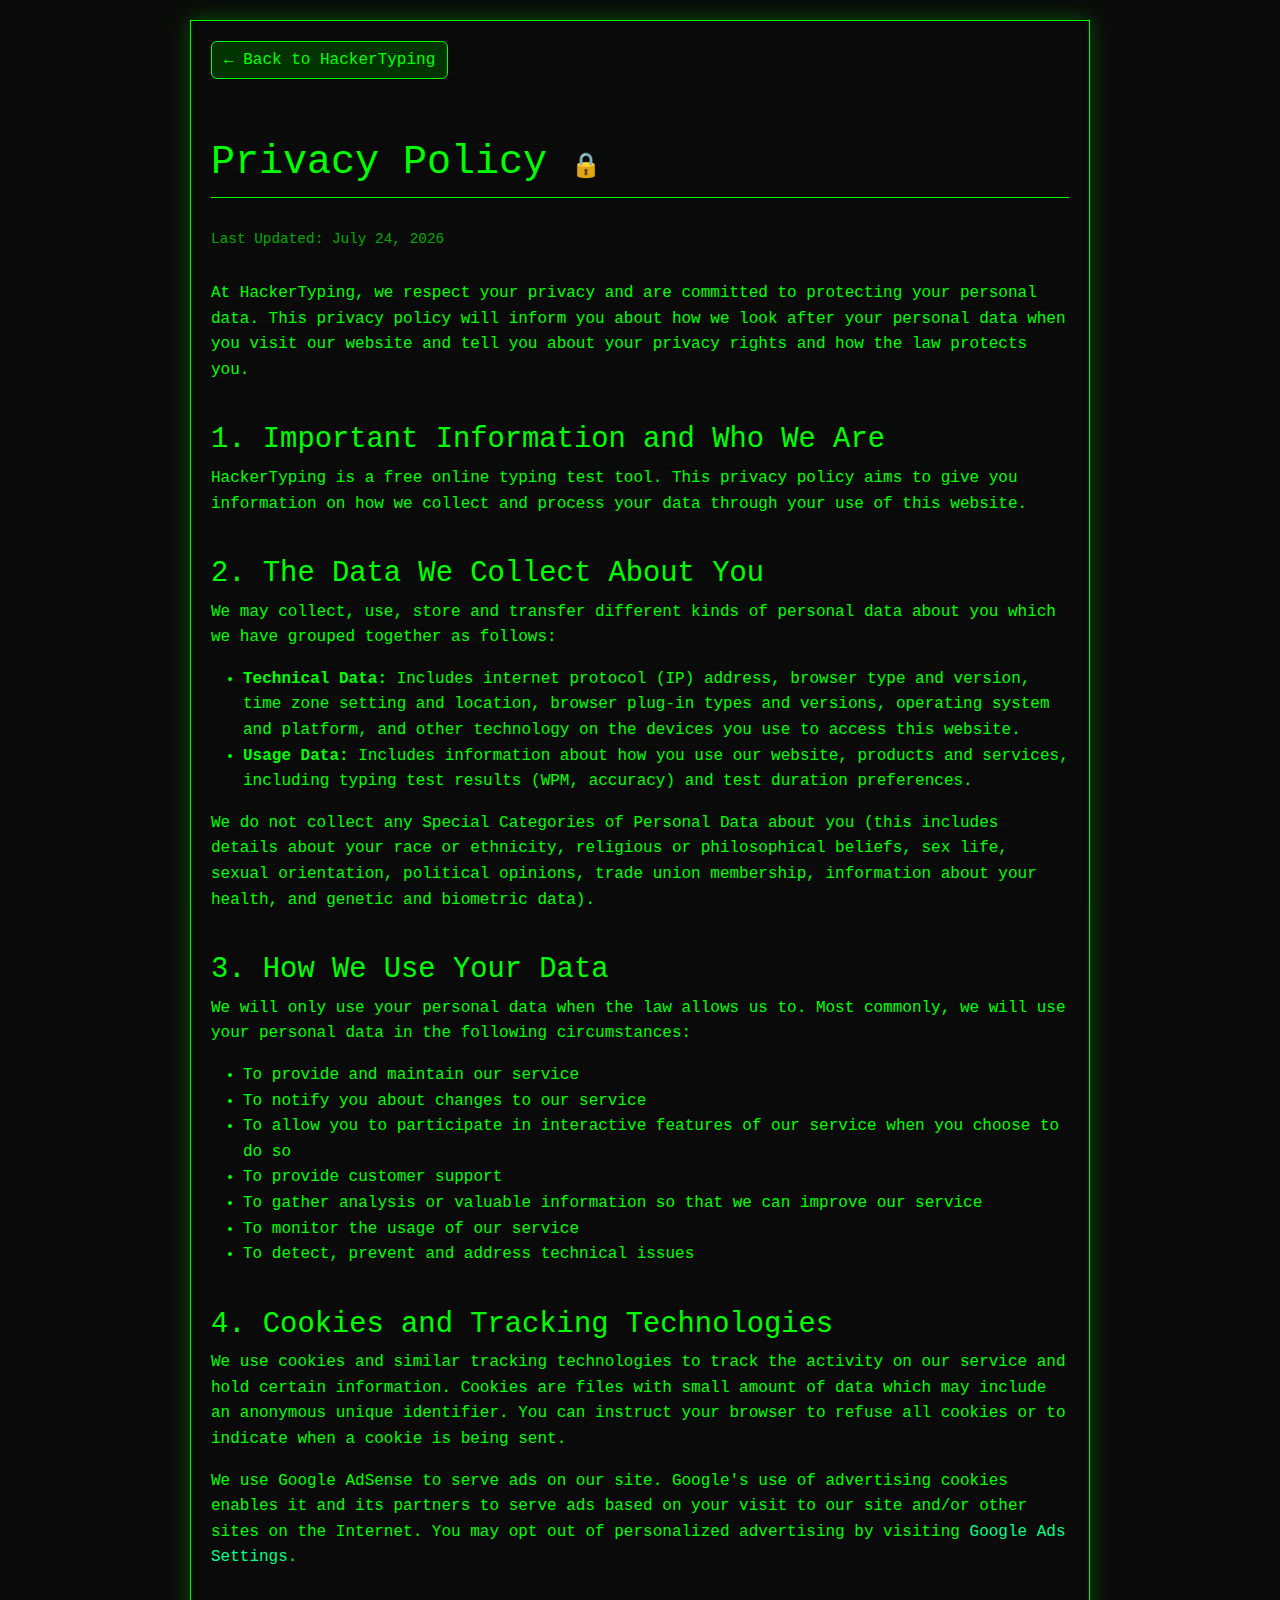
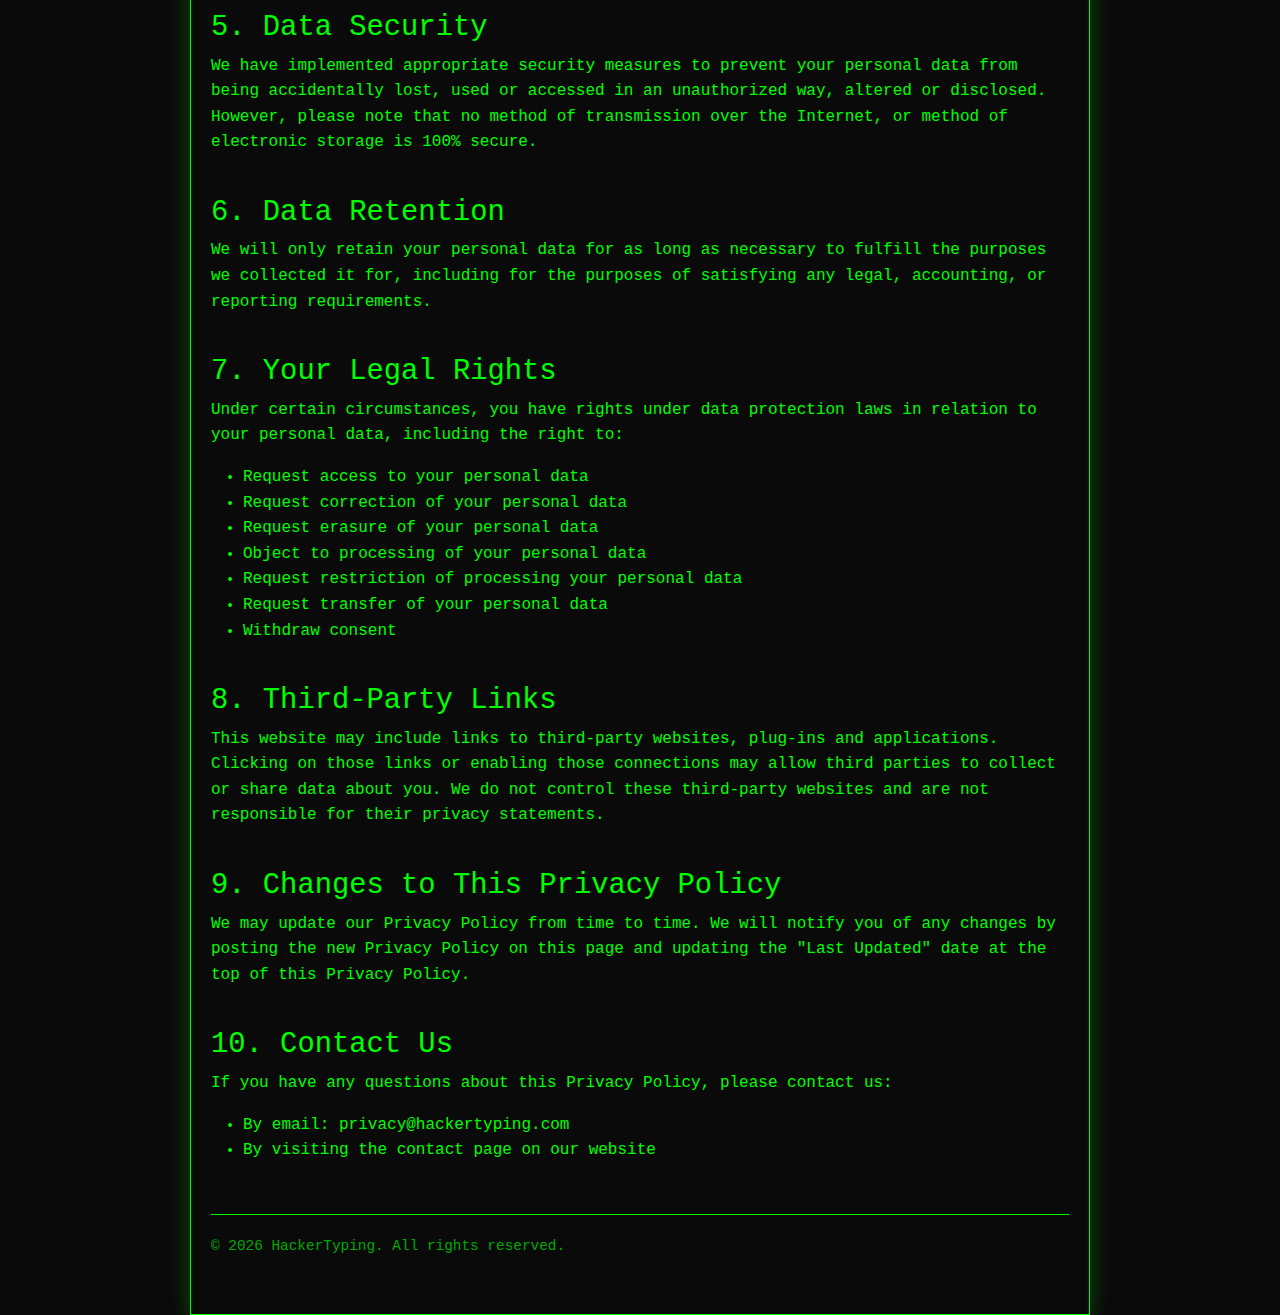
<file: privacy.html>
<!DOCTYPE html>
<html lang="en">
<head>
    <meta charset="UTF-8">
    <meta name="viewport" content="width=device-width, initial-scale=1.0">
    <title>Privacy Policy | HackerTyping ⚡</title>
    <meta name="description" content="Privacy policy for HackerTyping - We respect your privacy and are committed to protecting your personal data.">
    <link href="https://cdn.jsdelivr.net/npm/bootstrap@5.3.0/dist/css/bootstrap.min.css" rel="stylesheet">
    <link href="https://fonts.googleapis.com/css2?family=VT323&display=swap" rel="stylesheet">
    <style>
        body {
            font-family: 'Courier New', monospace;
            background-color: #0a0a0a;
            color: #00ff00;
            line-height: 1.6;
            padding-top: 20px;
        }
        .scanline {
            position: fixed;
            top: 0;
            left: 0;
            width: 100%;
            height: 100%;
            background: linear-gradient(
                to bottom,
                rgba(0, 255, 0, 0.05) 0%,
                rgba(0, 255, 0, 0) 10%
            );
            background-size: 100% 8px;
            pointer-events: none;
            z-index: 9999;
            animation: scanline 8s linear infinite;
        }
        @keyframes scanline {
            0% { background-position: 0 0; }
            100% { background-position: 0 100%; }
        }
        .container {
            max-width: 900px;
            margin: 0 auto;
            padding: 20px;
            position: relative;
            z-index: 1;
            background-color: rgba(10, 10, 10, 0.9);
            border: 1px solid #00ff00;
            box-shadow: 0 0 20px rgba(0, 255, 0, 0.3);
        }
        h1, h2, h3 {
            color: #00ff00;
            margin-top: 30px;
        }
        h1 {
            font-size: 2.5rem;
            border-bottom: 1px solid #00ff00;
            padding-bottom: 10px;
            margin-bottom: 30px;
        }
        h2 {
            font-size: 1.8rem;
            margin-top: 40px;
        }
        h3 {
            font-size: 1.4rem;
        }
        a {
            color: #00ff88;
            text-decoration: none;
        }
        a:hover {
            color: #00ff00;
            text-decoration: underline;
        }
        .last-updated {
            font-size: 0.9rem;
            color: #00aa00;
            margin-bottom: 30px;
        }
        .btn-back {
            background-color: #003300;
            color: #00ff00;
            border: 1px solid #00ff00;
            margin-bottom: 30px;
        }
        .btn-back:hover {
            background-color: #00ff00;
            color: #003300;
        }
        footer {
            margin-top: 50px;
            padding: 20px 0;
            border-top: 1px solid #00ff00;
            font-size: 0.9rem;
            color: #00aa00;
        }
    </style>
</head>
<body>
    <div class="scanline"></div>
    <div class="container">
        <a href="index.html" class="btn btn-back">← Back to HackerTyping</a>
        
        <h1>Privacy Policy <span style="font-size: 1.5rem;">🔒</span></h1>
        <p class="last-updated">Last Updated: <span id="update-date"></span></p>
        
        <p>At HackerTyping, we respect your privacy and are committed to protecting your personal data. This privacy policy will inform you about how we look after your personal data when you visit our website and tell you about your privacy rights and how the law protects you.</p>
        
        <h2>1. Important Information and Who We Are</h2>
        <p>HackerTyping is a free online typing test tool. This privacy policy aims to give you information on how we collect and process your data through your use of this website.</p>
        
        <h2>2. The Data We Collect About You</h2>
        <p>We may collect, use, store and transfer different kinds of personal data about you which we have grouped together as follows:</p>
        <ul>
            <li><strong>Technical Data:</strong> Includes internet protocol (IP) address, browser type and version, time zone setting and location, browser plug-in types and versions, operating system and platform, and other technology on the devices you use to access this website.</li>
            <li><strong>Usage Data:</strong> Includes information about how you use our website, products and services, including typing test results (WPM, accuracy) and test duration preferences.</li>
        </ul>
        <p>We do not collect any Special Categories of Personal Data about you (this includes details about your race or ethnicity, religious or philosophical beliefs, sex life, sexual orientation, political opinions, trade union membership, information about your health, and genetic and biometric data).</p>
        
        <h2>3. How We Use Your Data</h2>
        <p>We will only use your personal data when the law allows us to. Most commonly, we will use your personal data in the following circumstances:</p>
        <ul>
            <li>To provide and maintain our service</li>
            <li>To notify you about changes to our service</li>
            <li>To allow you to participate in interactive features of our service when you choose to do so</li>
            <li>To provide customer support</li>
            <li>To gather analysis or valuable information so that we can improve our service</li>
            <li>To monitor the usage of our service</li>
            <li>To detect, prevent and address technical issues</li>
        </ul>
        
        <h2>4. Cookies and Tracking Technologies</h2>
        <p>We use cookies and similar tracking technologies to track the activity on our service and hold certain information. Cookies are files with small amount of data which may include an anonymous unique identifier. You can instruct your browser to refuse all cookies or to indicate when a cookie is being sent.</p>
        <p>We use Google AdSense to serve ads on our site. Google's use of advertising cookies enables it and its partners to serve ads based on your visit to our site and/or other sites on the Internet. You may opt out of personalized advertising by visiting <a href="https://www.google.com/settings/ads" target="_blank">Google Ads Settings</a>.</p>
        
        <h2>5. Data Security</h2>
        <p>We have implemented appropriate security measures to prevent your personal data from being accidentally lost, used or accessed in an unauthorized way, altered or disclosed. However, please note that no method of transmission over the Internet, or method of electronic storage is 100% secure.</p>
        
        <h2>6. Data Retention</h2>
        <p>We will only retain your personal data for as long as necessary to fulfill the purposes we collected it for, including for the purposes of satisfying any legal, accounting, or reporting requirements.</p>
        
        <h2>7. Your Legal Rights</h2>
        <p>Under certain circumstances, you have rights under data protection laws in relation to your personal data, including the right to:</p>
        <ul>
            <li>Request access to your personal data</li>
            <li>Request correction of your personal data</li>
            <li>Request erasure of your personal data</li>
            <li>Object to processing of your personal data</li>
            <li>Request restriction of processing your personal data</li>
            <li>Request transfer of your personal data</li>
            <li>Withdraw consent</li>
        </ul>
        
        <h2>8. Third-Party Links</h2>
        <p>This website may include links to third-party websites, plug-ins and applications. Clicking on those links or enabling those connections may allow third parties to collect or share data about you. We do not control these third-party websites and are not responsible for their privacy statements.</p>
        
        <h2>9. Changes to This Privacy Policy</h2>
        <p>We may update our Privacy Policy from time to time. We will notify you of any changes by posting the new Privacy Policy on this page and updating the "Last Updated" date at the top of this Privacy Policy.</p>
        
        <h2>10. Contact Us</h2>
        <p>If you have any questions about this Privacy Policy, please contact us:</p>
        <ul>
            <li>By email: privacy@hackertyping.com</li>
            <li>By visiting the contact page on our website</li>
        </ul>
        
        <footer>
            <p>© <span id="current-year"></span> HackerTyping. All rights reserved.</p>
        </footer>
    </div>

    <script>
        document.getElementById('current-year').textContent = new Date().getFullYear();
        document.getElementById('update-date').textContent = new Date().toLocaleDateString('en-US', {
            year: 'numeric',
            month: 'long',
            day: 'numeric'
        });
    </script>
</body>
</html>
</file>
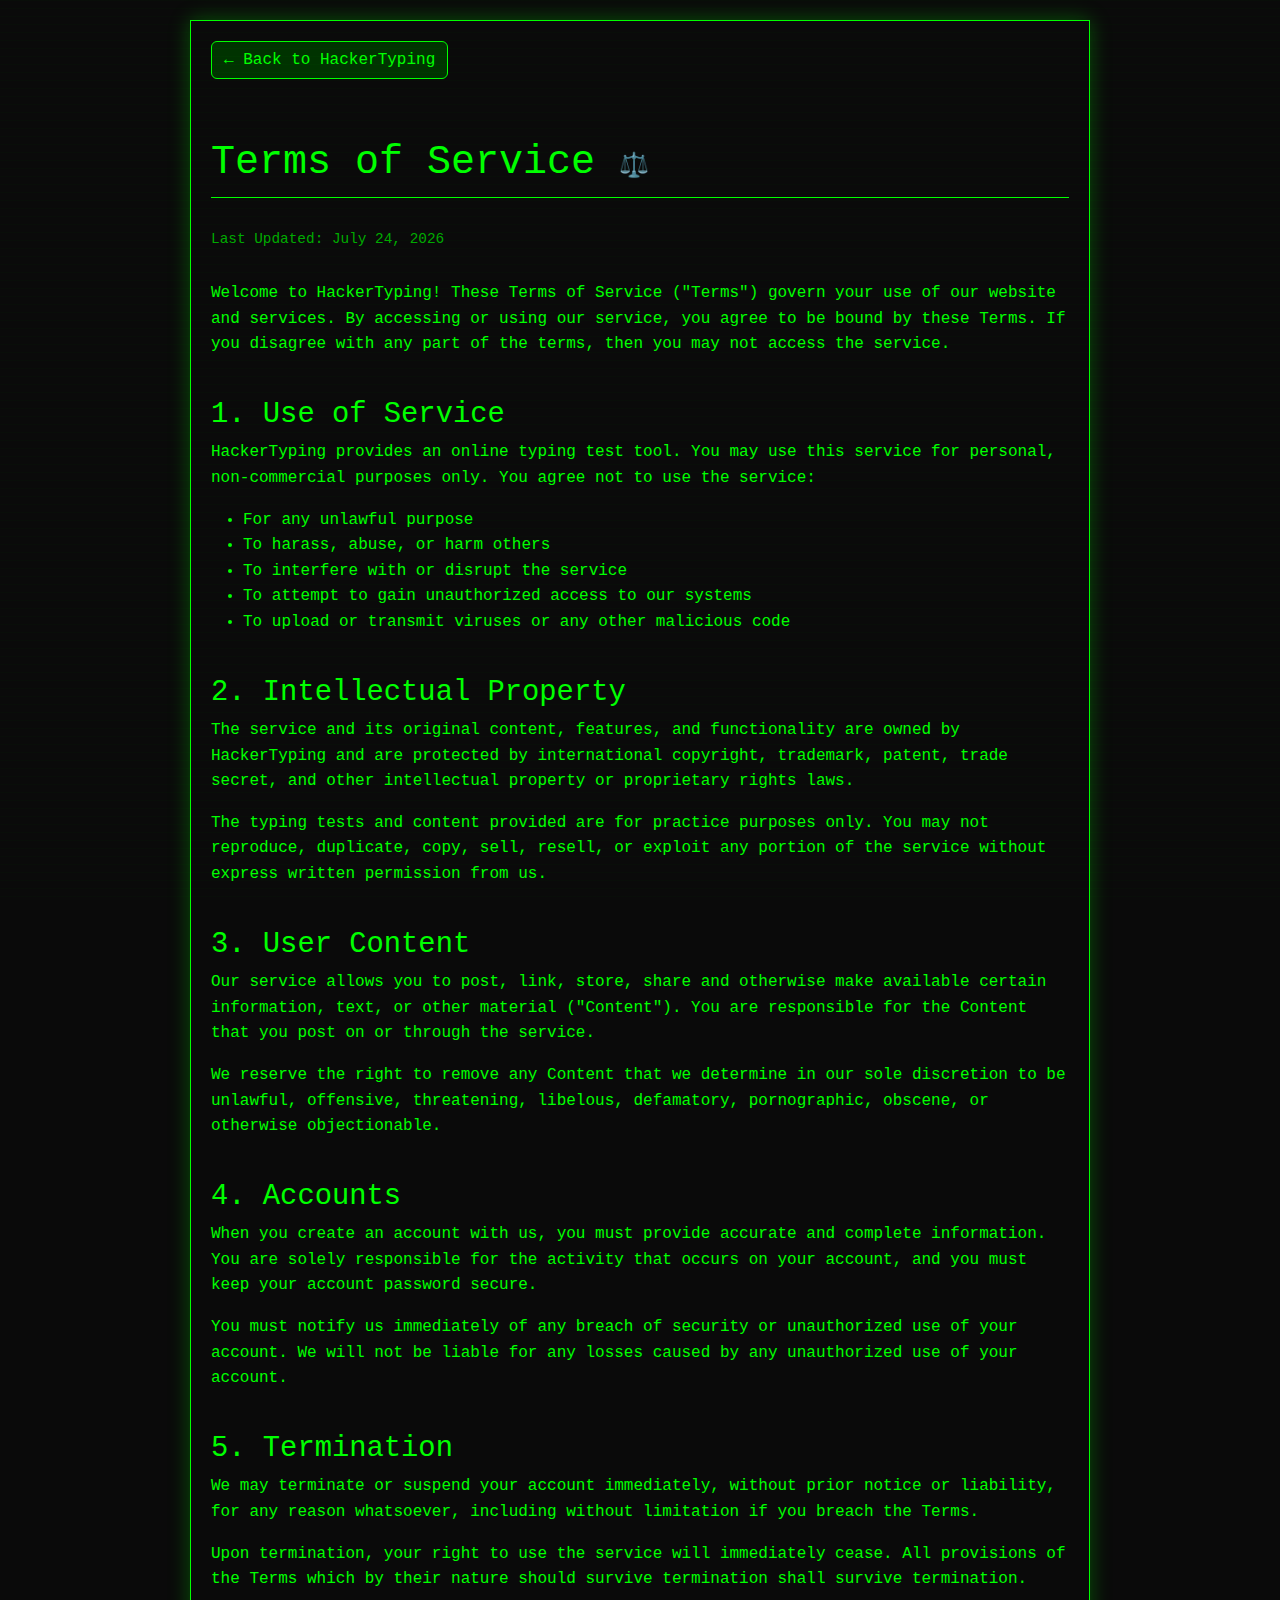
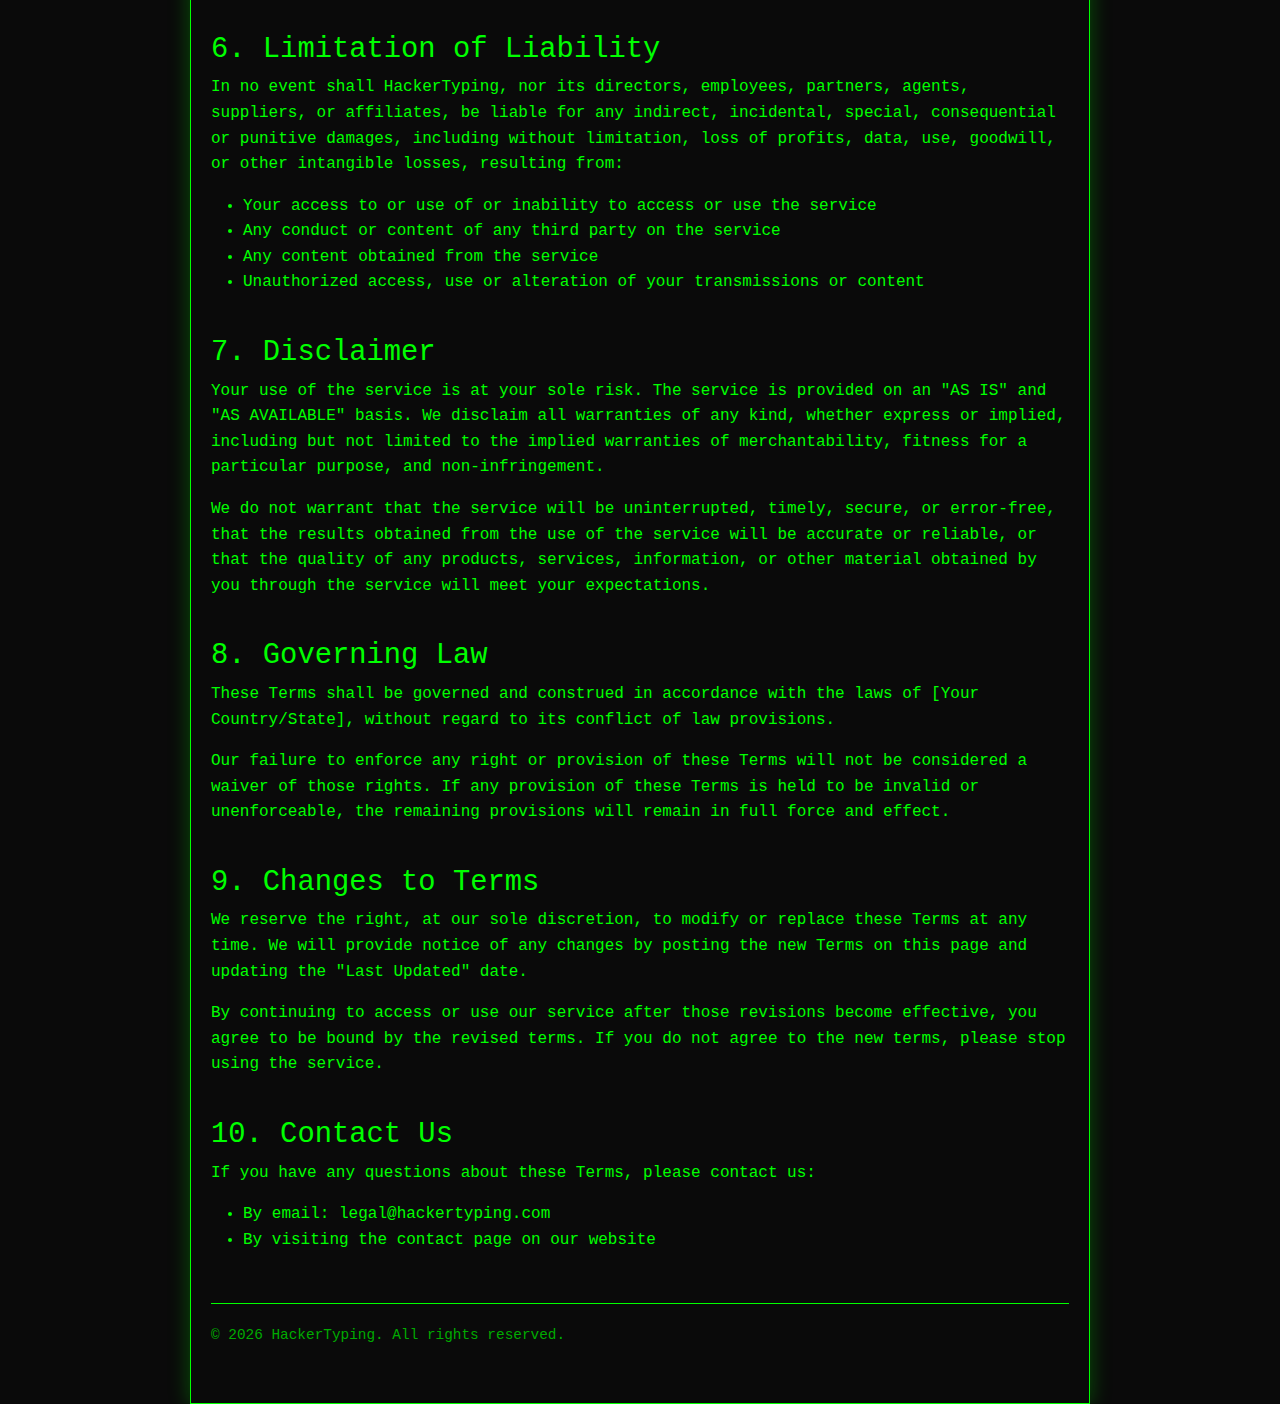
<file: terms.html>
<!DOCTYPE html>
<html lang="en">
<head>
    <meta charset="UTF-8">
    <meta name="viewport" content="width=device-width, initial-scale=1.0">
    <title>Terms of Service | HackerTyping ⚡</title>
    <meta name="description" content="Terms of Service for HackerTyping - Please read these terms carefully before using our service.">
    <link href="https://cdn.jsdelivr.net/npm/bootstrap@5.3.0/dist/css/bootstrap.min.css" rel="stylesheet">
    <link href="https://fonts.googleapis.com/css2?family=VT323&display=swap" rel="stylesheet">
    <style>
        body {
            font-family: 'Courier New', monospace;
            background-color: #0a0a0a;
            color: #00ff00;
            line-height: 1.6;
            padding-top: 20px;
        }
        .scanline {
            position: fixed;
            top: 0;
            left: 0;
            width: 100%;
            height: 100%;
            background: linear-gradient(
                to bottom,
                rgba(0, 255, 0, 0.05) 0%,
                rgba(0, 255, 0, 0) 10%
            );
            background-size: 100% 8px;
            pointer-events: none;
            z-index: 9999;
            animation: scanline 8s linear infinite;
        }
        @keyframes scanline {
            0% { background-position: 0 0; }
            100% { background-position: 0 100%; }
        }
        .container {
            max-width: 900px;
            margin: 0 auto;
            padding: 20px;
            position: relative;
            z-index: 1;
            background-color: rgba(10, 10, 10, 0.9);
            border: 1px solid #00ff00;
            box-shadow: 0 0 20px rgba(0, 255, 0, 0.3);
        }
        h1, h2, h3 {
            color: #00ff00;
            margin-top: 30px;
        }
        h1 {
            font-size: 2.5rem;
            border-bottom: 1px solid #00ff00;
            padding-bottom: 10px;
            margin-bottom: 30px;
        }
        h2 {
            font-size: 1.8rem;
            margin-top: 40px;
        }
        h3 {
            font-size: 1.4rem;
        }
        a {
            color: #00ff88;
            text-decoration: none;
        }
        a:hover {
            color: #00ff00;
            text-decoration: underline;
        }
        .last-updated {
            font-size: 0.9rem;
            color: #00aa00;
            margin-bottom: 30px;
        }
        .btn-back {
            background-color: #003300;
            color: #00ff00;
            border: 1px solid #00ff00;
            margin-bottom: 30px;
        }
        .btn-back:hover {
            background-color: #00ff00;
            color: #003300;
        }
        footer {
            margin-top: 50px;
            padding: 20px 0;
            border-top: 1px solid #00ff00;
            font-size: 0.9rem;
            color: #00aa00;
        }
    </style>
</head>
<body>
    <div class="scanline"></div>
    <div class="container">
        <a href="index.html" class="btn btn-back">← Back to HackerTyping</a>
        
        <h1>Terms of Service <span style="font-size: 1.5rem;">⚖️</span></h1>
        <p class="last-updated">Last Updated: <span id="update-date"></span></p>
        
        <p>Welcome to HackerTyping! These Terms of Service ("Terms") govern your use of our website and services. By accessing or using our service, you agree to be bound by these Terms. If you disagree with any part of the terms, then you may not access the service.</p>
        
        <h2>1. Use of Service</h2>
        <p>HackerTyping provides an online typing test tool. You may use this service for personal, non-commercial purposes only. You agree not to use the service:</p>
        <ul>
            <li>For any unlawful purpose</li>
            <li>To harass, abuse, or harm others</li>
            <li>To interfere with or disrupt the service</li>
            <li>To attempt to gain unauthorized access to our systems</li>
            <li>To upload or transmit viruses or any other malicious code</li>
        </ul>
        
        <h2>2. Intellectual Property</h2>
        <p>The service and its original content, features, and functionality are owned by HackerTyping and are protected by international copyright, trademark, patent, trade secret, and other intellectual property or proprietary rights laws.</p>
        <p>The typing tests and content provided are for practice purposes only. You may not reproduce, duplicate, copy, sell, resell, or exploit any portion of the service without express written permission from us.</p>
        
        <h2>3. User Content</h2>
        <p>Our service allows you to post, link, store, share and otherwise make available certain information, text, or other material ("Content"). You are responsible for the Content that you post on or through the service.</p>
        <p>We reserve the right to remove any Content that we determine in our sole discretion to be unlawful, offensive, threatening, libelous, defamatory, pornographic, obscene, or otherwise objectionable.</p>
        
        <h2>4. Accounts</h2>
        <p>When you create an account with us, you must provide accurate and complete information. You are solely responsible for the activity that occurs on your account, and you must keep your account password secure.</p>
        <p>You must notify us immediately of any breach of security or unauthorized use of your account. We will not be liable for any losses caused by any unauthorized use of your account.</p>
        
        <h2>5. Termination</h2>
        <p>We may terminate or suspend your account immediately, without prior notice or liability, for any reason whatsoever, including without limitation if you breach the Terms.</p>
        <p>Upon termination, your right to use the service will immediately cease. All provisions of the Terms which by their nature should survive termination shall survive termination.</p>
        
        <h2>6. Limitation of Liability</h2>
        <p>In no event shall HackerTyping, nor its directors, employees, partners, agents, suppliers, or affiliates, be liable for any indirect, incidental, special, consequential or punitive damages, including without limitation, loss of profits, data, use, goodwill, or other intangible losses, resulting from:</p>
        <ul>
            <li>Your access to or use of or inability to access or use the service</li>
            <li>Any conduct or content of any third party on the service</li>
            <li>Any content obtained from the service</li>
            <li>Unauthorized access, use or alteration of your transmissions or content</li>
        </ul>
        
        <h2>7. Disclaimer</h2>
        <p>Your use of the service is at your sole risk. The service is provided on an "AS IS" and "AS AVAILABLE" basis. We disclaim all warranties of any kind, whether express or implied, including but not limited to the implied warranties of merchantability, fitness for a particular purpose, and non-infringement.</p>
        <p>We do not warrant that the service will be uninterrupted, timely, secure, or error-free, that the results obtained from the use of the service will be accurate or reliable, or that the quality of any products, services, information, or other material obtained by you through the service will meet your expectations.</p>
        
        <h2>8. Governing Law</h2>
        <p>These Terms shall be governed and construed in accordance with the laws of [Your Country/State], without regard to its conflict of law provisions.</p>
        <p>Our failure to enforce any right or provision of these Terms will not be considered a waiver of those rights. If any provision of these Terms is held to be invalid or unenforceable, the remaining provisions will remain in full force and effect.</p>
        
        <h2>9. Changes to Terms</h2>
        <p>We reserve the right, at our sole discretion, to modify or replace these Terms at any time. We will provide notice of any changes by posting the new Terms on this page and updating the "Last Updated" date.</p>
        <p>By continuing to access or use our service after those revisions become effective, you agree to be bound by the revised terms. If you do not agree to the new terms, please stop using the service.</p>
        
        <h2>10. Contact Us</h2>
        <p>If you have any questions about these Terms, please contact us:</p>
        <ul>
            <li>By email: legal@hackertyping.com</li>
            <li>By visiting the contact page on our website</li>
        </ul>
        
        <footer>
            <p>© <span id="current-year"></span> HackerTyping. All rights reserved.</p>
        </footer>
    </div>

    <script>
        document.getElementById('current-year').textContent = new Date().getFullYear();
        document.getElementById('update-date').textContent = new Date().toLocaleDateString('en-US', {
            year: 'numeric',
            month: 'long',
            day: 'numeric'
        });
    </script>
</body>
</html>
</file>
